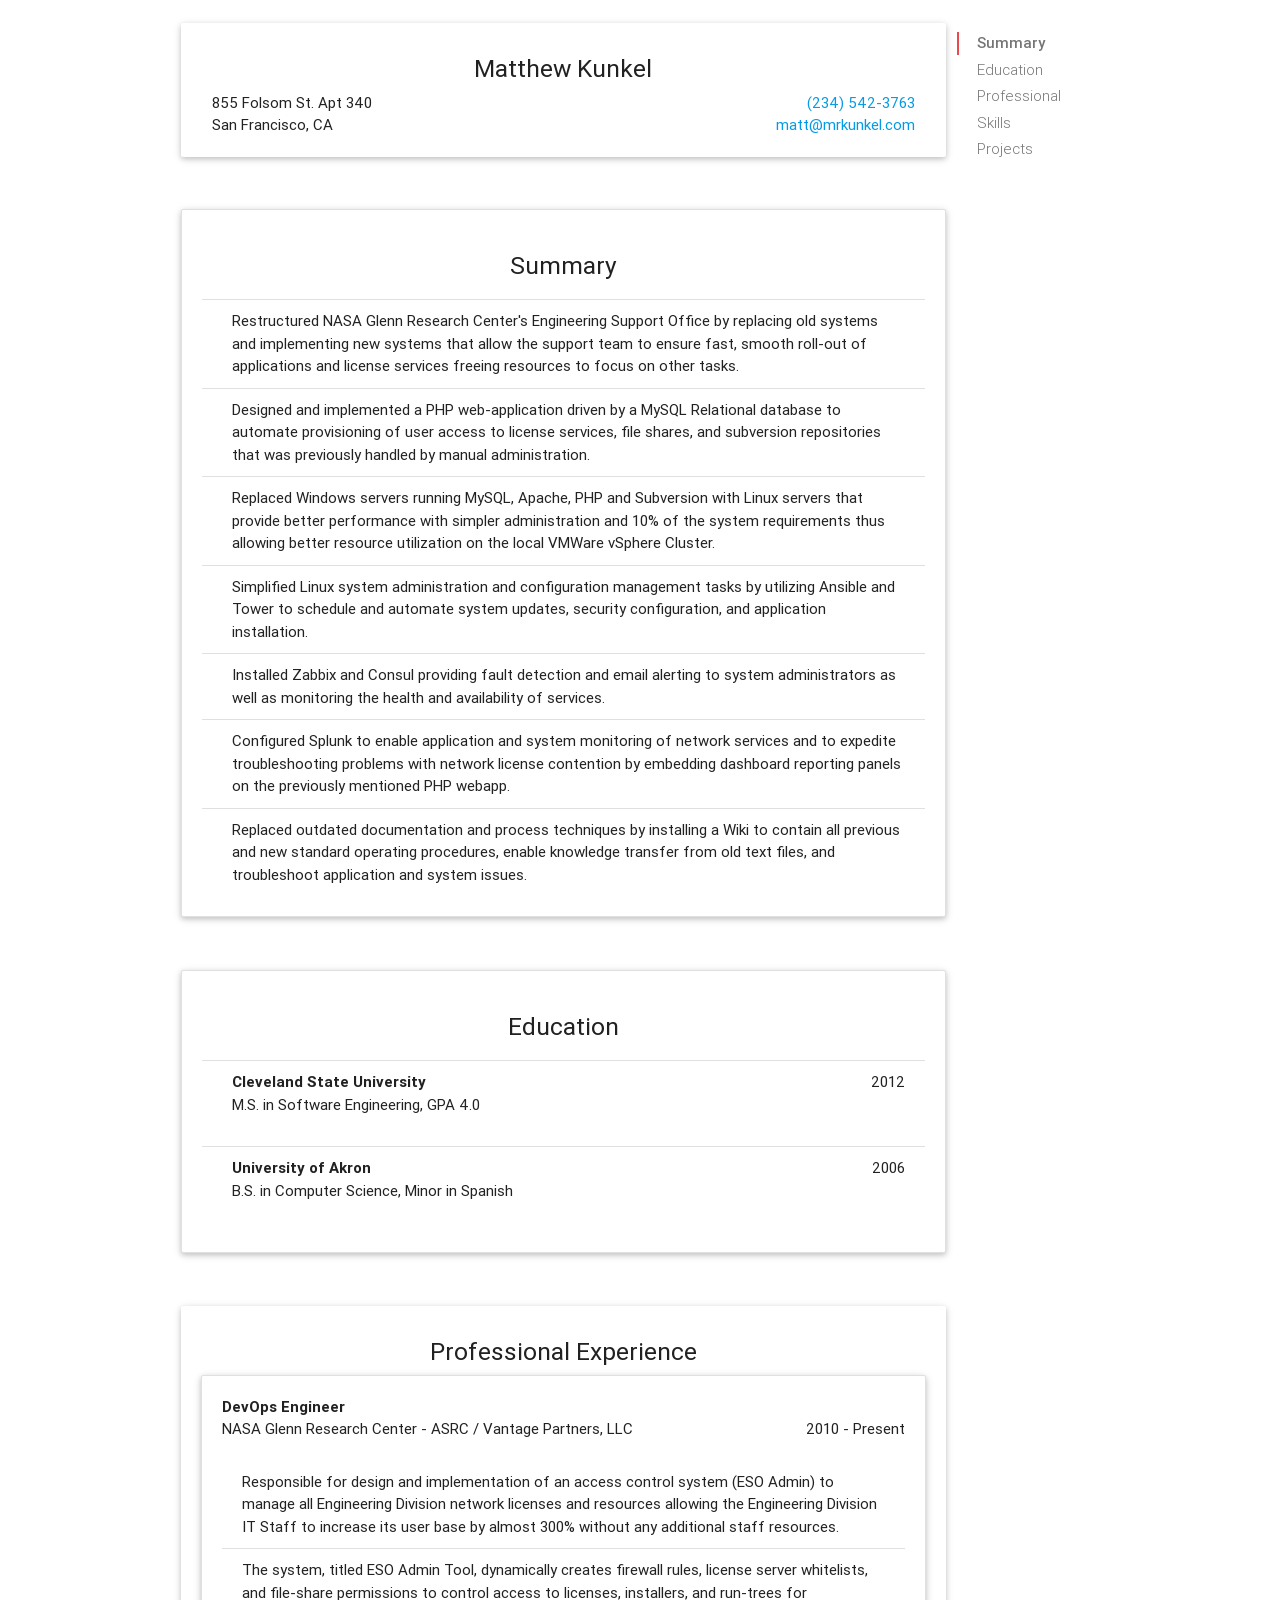
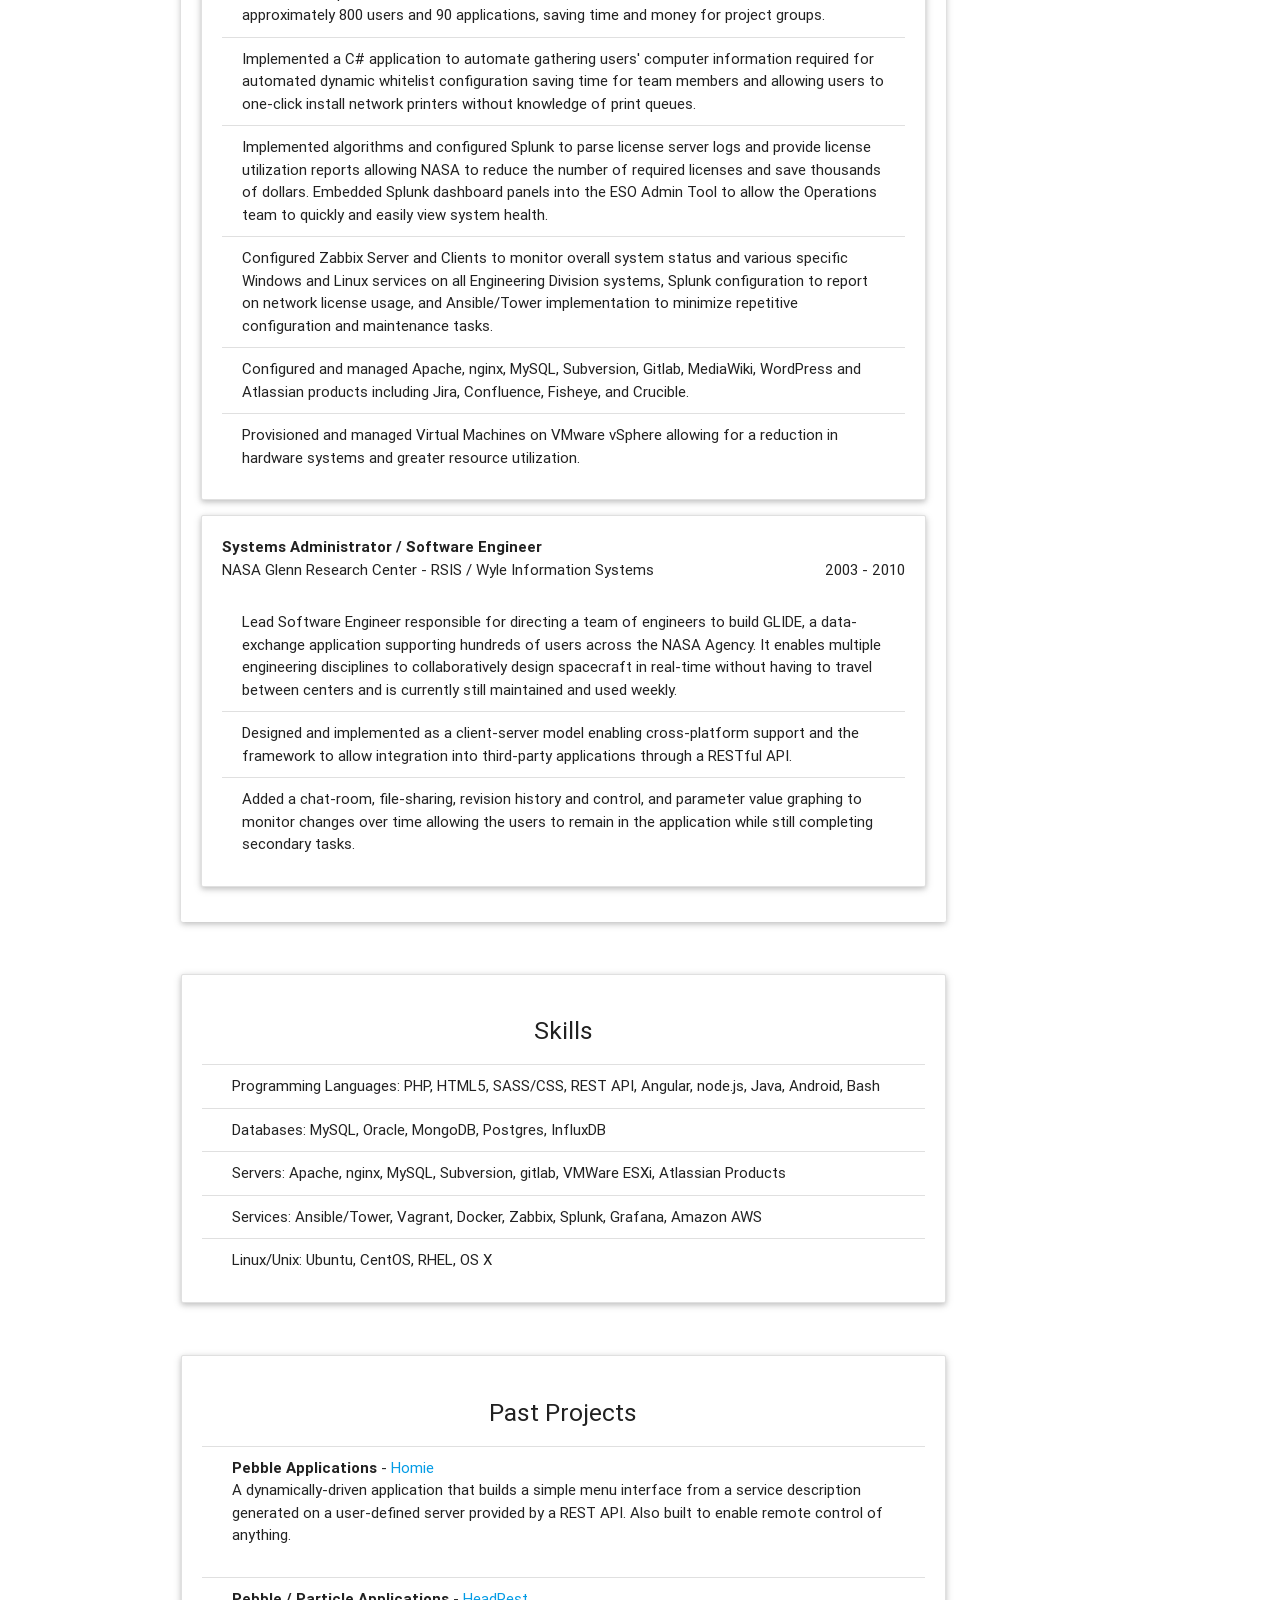
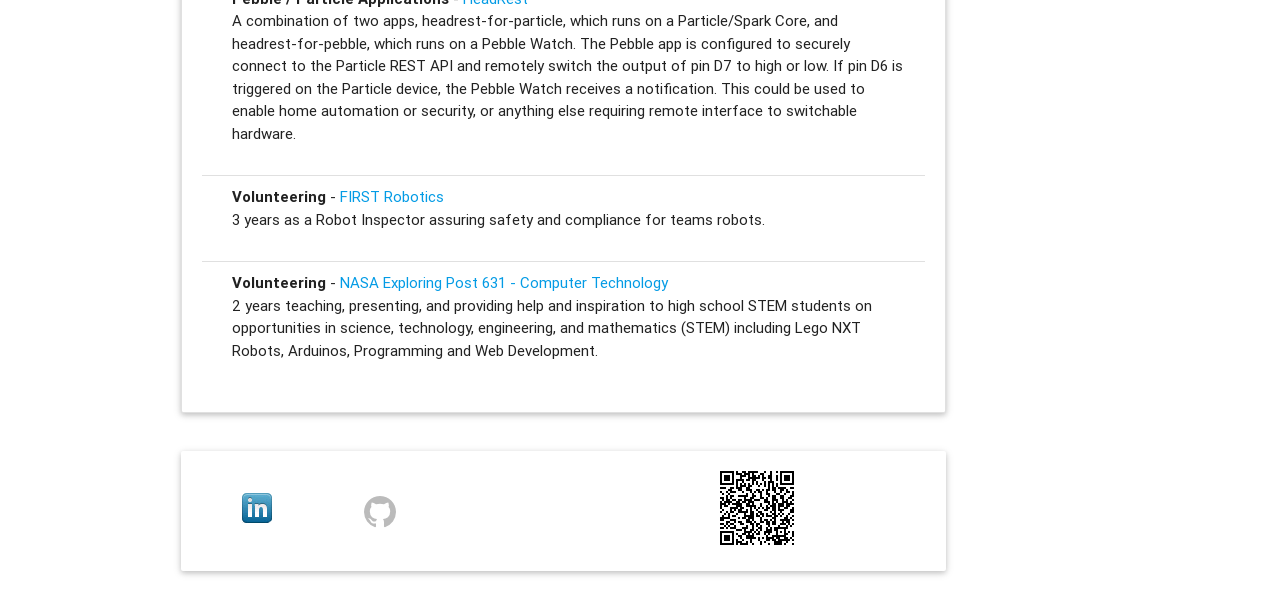
<file: index.html>
<!doctype html>
<html>
  <head>
    <title>Matthew Kunkel</title>
    <link rel="stylesheet" type="text/css" href="css/materialize.min.css" />
    <link rel="stylesheet" type="text/css" href="css/print.css" media="print" />
    <meta name="viewport" content="width=device-width, initial-scale=1.0"/>
  </head>
  <body ng-app="ResumeApp">
    <script src="js/jquery-2.1.4.min.js"></script>
    <script src="js/materialize.min.js"></script>
    <script src="js/angular.min.js"></script>
    <script src="js/Resume/App.js"></script>
    <script src="js/Resume/Controller.js"></script>
    <script src="js/Resume/Service.js"></script>
    <script src="js/Resume/Directives.js"></script>
    <div class="main" ng-controller="Controller">
      <div class="container">
        <div class="row">
          <div class="col s12 m9 l10">
            <div id="contact" class="section scrollspy">
              <contact-info info="resume.contact_info"></contact-info>
            </div>
            <div id="about" class="section scrollspy">
              <about-info info="resume.about_me"></about-info>
            </div>
            <div id="degrees" class="section scrollspy">
              <degree-info info="resume.degrees"></degree-info>
            </div>
            <div id="jobs" class="break section scrollspy">
              <job-info info="resume.jobs"></job-info>
            </div>
            <div id="exp" class="section scrollspy">
              <exp-info info="resume.skills"></exp-info>
            </div>
            <div id="projects" class="section scrollspy">
              <project-info info="resume.projects"></project-info>
            </div>
            <social-info info="resume.social"></social-info>
          </div>
          <div style="height: 1px;" class="col hide-on-small-only m3 l2 noprint">
            <ul class="section table-of-contents">
              <li><a href="#about">Summary</a></li>
              <li><a href="#degrees">Education</a></li>
              <li><a href="#jobs">Professional</a></li>
              <li><a href="#exp">Skills</a></li>
              <li><a href="#projects">Projects</a></li>
            </ul>
          </div>
        </div>
      </div>
    </div>
    <script src="js/init.js"></script>
  </body>
</html>
</file>
<file: css/print.css>
<!--

.break {
    page-break-before: always;
    page-break-inside: avoid;
}

.noprint {
    display: none;
}

.card-panel {
    padding: 0px 1px;
    border: none;
    box-shadow: none;
    transition: none;
}

.collection, .collection-item, .collection-header, .collection.with-header {
    line-height: 1.5rem;
    padding: 0px 1px;
}

.collection.with-header .collection-header, .collection.with-header .collection-item, .collection .collection-item {
    padding: 0px 5px;
    border-bottom: 0px;
}

.section {
    padding-top: 0px;
    padding-bottom: 0px;
}

-->
</file>
